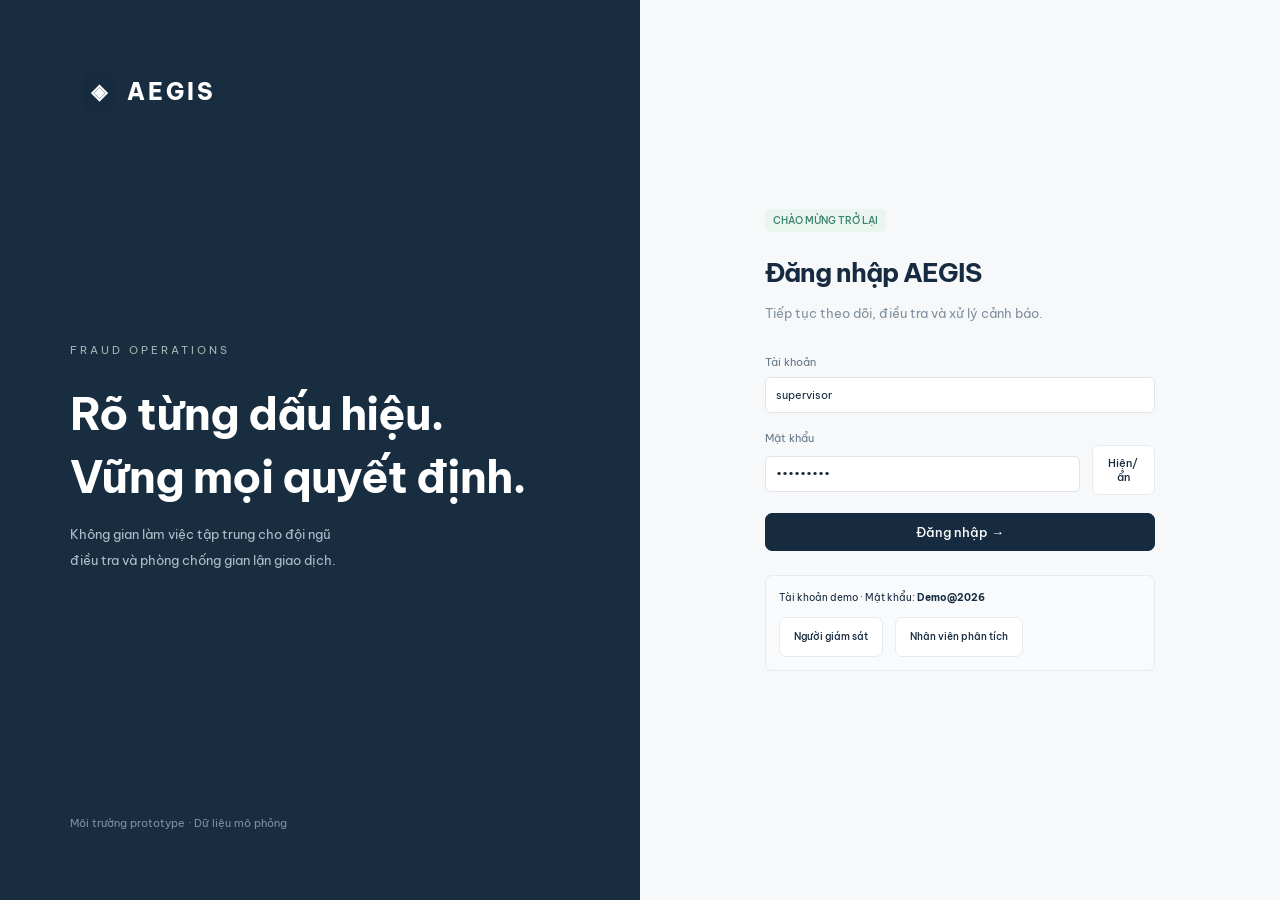
<file: aegis-source/index.html>
<!DOCTYPE html><html lang="vi"><head><meta charset="UTF-8"><meta name="viewport" content="width=device-width,initial-scale=1"><title>AEGIS — Điều hành gian lận</title><link rel="stylesheet" href="style.css"></head><body><div id="app"></div><div id="overlay"></div><div id="toast"></div><script src="app.js"></script></body></html>
</file>
<file: aegis-source/style.css>
@import url('https://fonts.googleapis.com/css2?family=Be+Vietnam+Pro:wght@400;450;500;550;600;650;700;750&display=swap');
:root{--ink:#172b40;--muted:#81909f;--line:#e6ebef;--green:#287b68;--bg:#f6f8fa;--blue:#344e71}*{box-sizing:border-box}body{margin:0;background:var(--bg);font:13px 'Be Vietnam Pro',sans-serif;color:var(--ink)}button,input,select,textarea{font:inherit}button,a{cursor:pointer}button{background:white;border:1px solid var(--line);border-radius:7px;padding:10px 14px;color:var(--ink);font-weight:500}button:hover{background:#eef3f5}button.primary{background:var(--ink);color:white;border-color:var(--ink)}button.green{background:var(--green);color:white;border:0}button.danger{color:#b05252}button:disabled{opacity:.4;cursor:not-allowed}input,select,textarea{border:1px solid #dfe5eb;background:white;border-radius:6px;padding:10px;color:var(--ink);outline:none}input:focus,textarea:focus,select:focus{border-color:#568f82;box-shadow:0 0 0 3px #288b6d12}textarea{resize:vertical;min-height:100px;width:100%}a{color:var(--green);text-decoration:none}h1{font-size:26px;letter-spacing:-1px;margin:0 0 10px;font-weight:650}h2{font-size:15px;font-weight:600;margin:0}h3{font-size:13px}.muted{color:var(--muted)}.small{font-size:11px}.flex{display:flex;align-items:center;gap:12px}.between{justify-content:space-between}.tag{display:inline-flex;align-items:center;gap:5px;border-radius:5px;padding:5px 8px;font-size:10px;font-weight:500;background:#edf2f6;color:#60718a;white-space:nowrap}.tag.green{background:#eaf5ef;color:#38816b}.tag.red{background:#fbeeee;color:#bd6161}.tag.amber{background:#fcf3e6;color:#b88c45}.dot{width:6px;height:6px;border-radius:100%;background:currentColor}.sidebar{position:fixed;inset:0 auto 0 0;width:230px;background:#fff;border-right:1px solid var(--line);display:flex;flex-direction:column;padding:30px 18px;z-index:4}.brand{font-size:23px;font-weight:750;letter-spacing:3px;padding:0 13px;display:flex;align-items:center;gap:12px}.brand b{background:var(--ink);color:#fff;border-radius:10px;padding:8px;letter-spacing:0;font-size:21px}.brand-sub{font-size:9px;letter-spacing:2px;color:#8996a5;margin:12px 13px 40px}.nav-label{font-size:9px;letter-spacing:1.5px;color:#9aa5b1;margin:0 14px 16px}.nav{display:flex;align-items:center;gap:12px;padding:13px 14px;margin:4px 0;border-radius:7px;color:#687989;cursor:pointer;font-size:12px}.nav.active{background:#edf4f1;color:#287b68;font-weight:600}.nav:hover{background:#f3f6f8}.nav i{font-style:normal;width:18px;font-size:18px}.nav .count{margin-left:auto;background:#e3ece8;padding:3px 6px;font-size:10px;border-radius:4px}.side-bottom{margin-top:auto;border-top:1px solid var(--line);padding-top:18px}.demo-box{background:#f8fafb;border:1px solid var(--line);padding:13px;border-radius:7px;margin:10px 0 20px;font-size:10px;line-height:1.8}.avatar{display:grid;place-items:center;width:34px;height:34px;border-radius:50%;background:#e7eeec;color:#54736d;font-size:11px;font-weight:600;flex-shrink:0}.main{margin-left:230px}.header{height:74px;background:white;border-bottom:1px solid var(--line);padding:0 36px;display:flex;align-items:center;justify-content:space-between}.global{background:#f8fafb;width:315px;border:0;font-size:11px}.content{padding:30px 36px;max-width:1640px;margin:auto}.breadcrumb{font-size:10px;color:#92a0af;margin-bottom:22px}.subtitle{font-size:11px;color:var(--muted);margin:0}.heading{margin-bottom:28px}.tabs{display:flex;gap:26px;border-bottom:1px solid var(--line);margin-bottom:24px}.tab{padding:0 0 14px;border:0;background:none;border-radius:0;color:var(--muted);font-size:12px}.tab.active{color:var(--green);border-bottom:2px solid var(--green)}.toolbar{margin-bottom:22px;display:flex;gap:10px;align-items:center;flex-wrap:wrap}.toolbar select,.toolbar input{font-size:11px}.toolbar .right{margin-left:auto}.metrics{display:grid;grid-template-columns:repeat(4,1fr);gap:18px;margin-bottom:22px}.metric{padding:22px;background:white;border:1px solid var(--line);border-radius:9px;position:relative}.metric-label{font-size:11px;color:#738293;display:flex;justify-content:space-between}.metric-value{font-size:29px;letter-spacing:-1px;font-weight:550;margin:18px 0 12px;font-variant-numeric:tabular-nums}.metric-foot{font-size:10px;color:#8e9baa}.metric-foot span{color:#378c73;margin-right:7px}.charts{display:grid;grid-template-columns:1.65fr 1fr;gap:20px;margin-bottom:22px}.card{background:white;border:1px solid var(--line);border-radius:9px;padding:22px;min-width:0}.card-head{display:flex;justify-content:space-between;align-items:center;margin-bottom:8px}.chart-sub{font-size:10px;color:var(--muted);margin:8px 0 18px}.chart{height:215px;position:relative}.chart svg{width:100%;height:100%;overflow:visible}.legend{display:flex;justify-content:center;gap:20px;font-size:10px;color:#8896a4;margin-top:12px}.legend i{display:inline-block;width:7px;height:7px;border-radius:50%;background:#3e8c79;margin-right:6px}.donut-wrap{display:flex;align-items:center;justify-content:space-around;height:220px;gap:20px}.donut{width:164px;height:164px;border-radius:50%;position:relative;flex-shrink:0}.donut:after{content:'';position:absolute;inset:23px;background:white;border-radius:100%}.donut-center{position:absolute;inset:0;z-index:1;display:flex;flex-direction:column;align-items:center;justify-content:center;font-size:22px;font-weight:600}.donut-center small{font-size:9px;color:var(--muted);font-weight:400;margin-top:7px}.donut-legend{font-size:10px;min-width:120px}.donut-legend div{display:flex;justify-content:space-between;gap:15px;margin:17px 0}.donut-legend i{display:inline-block;width:6px;height:6px;border-radius:2px;margin-right:7px}.table-card{padding:0;overflow:hidden;margin-bottom:20px}.table-heading{padding:22px;display:flex;justify-content:space-between;align-items:center}table{width:100%;border-collapse:collapse;white-space:nowrap}th{background:#f9fafb;color:#81909e;text-align:left;font-size:10px;font-weight:500;padding:13px 18px;border-top:1px solid var(--line);border-bottom:1px solid var(--line)}td{padding:17px 18px;border-bottom:1px solid #f0f3f5;font-size:11px}tbody tr:hover{background:#fafcfc}.code{font-weight:550;color:#37516e}.money{font-variant-numeric:tabular-nums;font-weight:550}.risk{display:flex;align-items:center;gap:8px}.risk i{display:block;width:38px;height:4px;background:#f1e5e2;border-radius:2px;overflow:hidden}.risk i b{display:block;height:100%;background:#c37a68}.table-footer{padding:15px 22px;font-size:10px;color:var(--muted);display:flex;justify-content:space-between;align-items:center}.table-footer button{padding:5px 9px;font-size:10px}.notice{padding:12px 16px;border:1px solid #e4ebe7;background:#f0f6f3;border-radius:7px;margin-bottom:22px;color:#58776a;font-size:11px}.footer{display:flex;justify-content:space-between;font-size:9px;color:#9aa5af;padding:8px 0 20px}.edit-button{position:absolute;right:12px;top:10px;font-size:10px;padding:5px 7px;color:var(--green)}.editing .metric,.editing .card.chart-card{outline:1px dashed #6da18e}.panel{position:fixed;right:0;top:0;bottom:0;width:440px;background:white;z-index:20;box-shadow:-10px 0 45px #172b4020;display:flex;flex-direction:column}.panel-head{padding:24px;border-bottom:1px solid var(--line);display:flex;justify-content:space-between;align-items:center}.panel-body{padding:24px;overflow:auto;flex:1}.panel-foot{padding:20px;border-top:1px solid var(--line);display:flex;gap:8px}.field{display:block;margin-bottom:18px;font-size:11px;color:#66778a}.field input,.field select,.field textarea{display:block;width:100%;margin-top:8px}.data-row{display:flex;gap:6px;margin-bottom:7px}.data-row input{width:44%;font-size:10px}.data-row button{padding:6px}.modal-backdrop{position:fixed;inset:0;background:#15283c50;z-index:40;display:grid;place-items:center}.modal{width:480px;max-width:95vw;background:white;border-radius:12px;padding:28px;box-shadow:0 20px 80px #0002}.modal p{font-size:12px;line-height:1.8;color:var(--muted)}#toast{position:fixed;bottom:26px;left:50%;transform:translateX(-50%);background:#193d34;color:white;z-index:100;padding:13px 22px;border-radius:8px;display:none;font-size:12px}.workspace{display:grid;grid-template-columns:1.8fr 1fr;gap:22px}.workspace .card{margin-bottom:18px}.details{display:grid;grid-template-columns:1fr 1fr;gap:23px;padding-top:22px}.details label{display:block;font-size:10px;color:var(--muted);margin-bottom:8px}.check-row{display:flex;align-items:center;justify-content:space-between;border-bottom:1px solid var(--line);padding:14px 0;font-size:11px;gap:12px}.check-row select{font-size:10px;max-width:145px}.timeline{border-left:1px solid #dce5e2;margin:22px 0 0 5px;padding-left:22px}.timeline-item{position:relative;margin-bottom:24px;font-size:11px;line-height:1.8}.timeline-item:before{content:'';position:absolute;left:-27px;top:6px;width:7px;height:7px;background:#7c9d91;border-radius:50%}.actions{display:grid;gap:9px;margin-top:20px}.login{min-height:100vh;display:grid;grid-template-columns:1fr 1fr}.login-hero{background:#182e40;color:white;padding:70px;display:flex;flex-direction:column;justify-content:space-between}.login-hero h1{font-size:45px;line-height:1.4;max-width:500px}.login-form{align-self:center;max-width:390px;width:90%;margin:auto}.empty{text-align:center;padding:55px;color:var(--muted)}.collapse .sidebar{width:78px}.collapse .main{margin-left:78px}.collapse .brand span,.collapse .brand-sub,.collapse .nav span,.collapse .nav-label,.collapse .side-bottom{display:none}.collapse .brand{padding:0}.collapse .nav{padding:12px}.collapse .brand b{font-size:18px}.scroll{overflow:auto}@media(min-width:1600px){.content{padding-top:40px}.chart{height:250px}}@media(max-width:1150px){.sidebar{width:190px;padding:25px 12px}.main{margin-left:190px}.content{padding:24px}.header{padding:0 24px}.charts{grid-template-columns:1.4fr 1fr}.donut-wrap{gap:10px}.donut{width:125px;height:125px}.donut-legend{min-width:100px}.metrics{gap:10px}.metric{padding:17px}.metric-value{font-size:25px}}@media(max-width:850px){.sidebar{width:70px}.sidebar .brand span,.sidebar .brand-sub,.sidebar .nav span,.sidebar .nav-label,.side-bottom{display:none}.brand{padding:0}.nav{padding:10px}.main{margin-left:70px}.metrics{grid-template-columns:1fr 1fr}.charts,.workspace{grid-template-columns:1fr}.global{width:190px}.header{gap:10px}.header .small{display:none}.heading{align-items:flex-start}.heading .flex{flex-wrap:wrap}.panel{width:min(440px,100vw)}.login{grid-template-columns:1fr}.login-hero{display:none}.login-form{padding:40px 0}}
</file>
